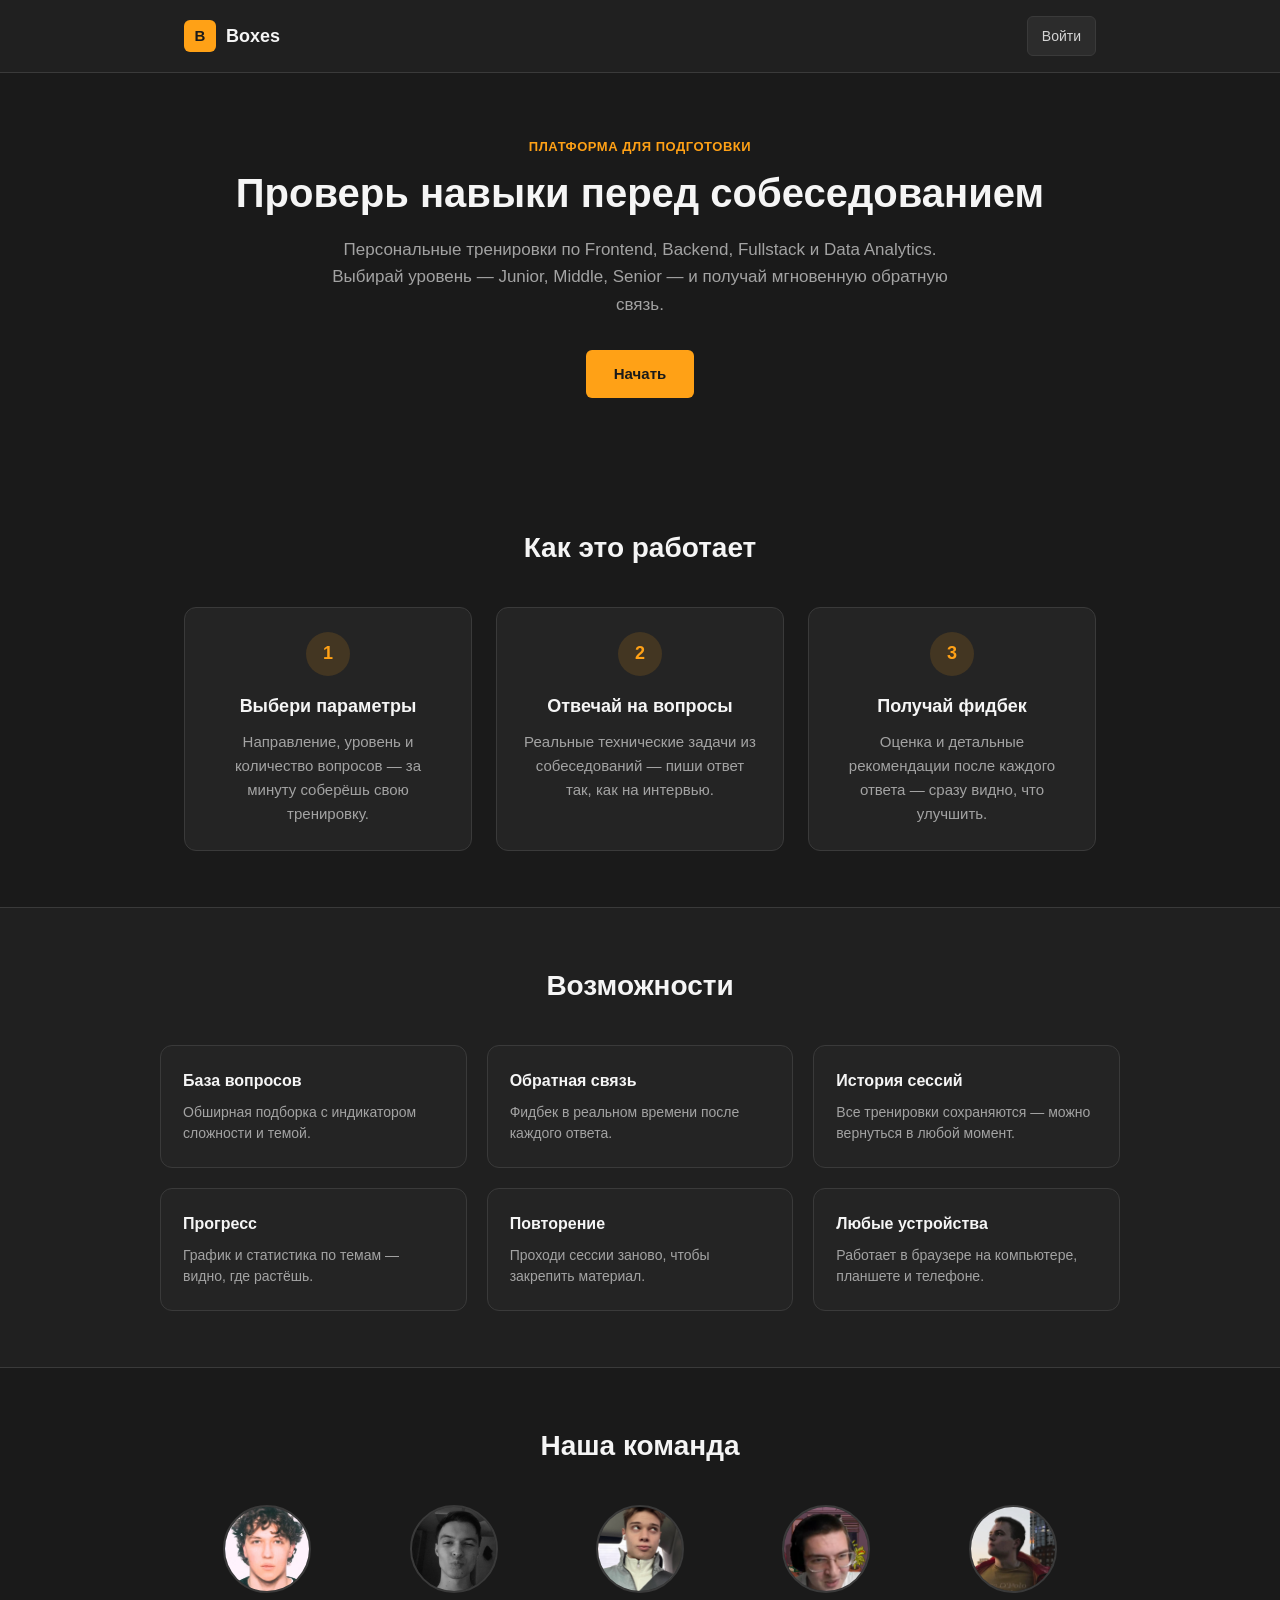
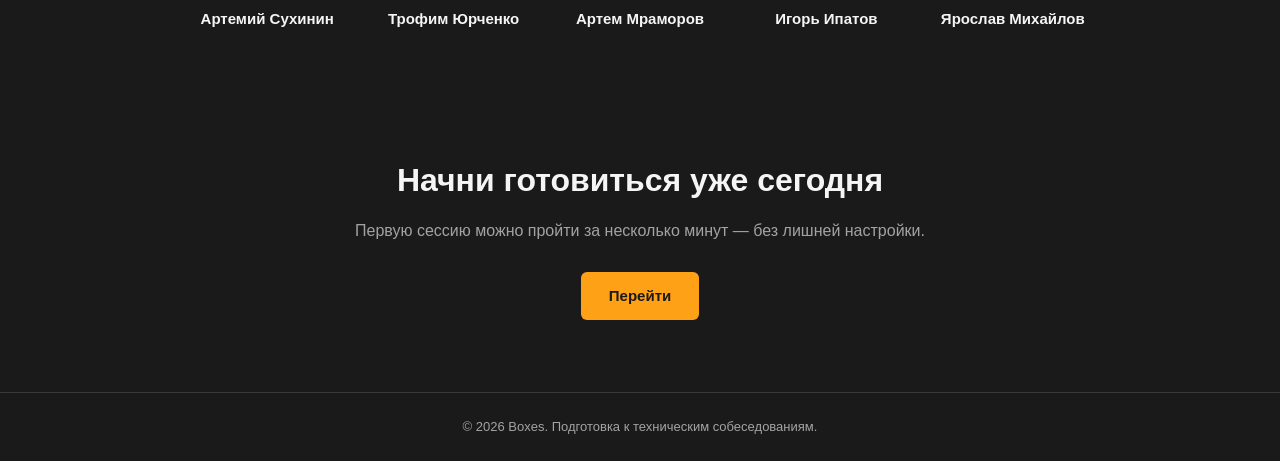
<file: index.html>
<!doctype html>
<html lang="ru">
  <head>
    <meta charset="UTF-8" />
    <meta name="viewport" content="width=device-width, initial-scale=1.0" />
    <title>Boxes — подготовка к техническим собеседованиям</title>
    <link rel="stylesheet" href="index.css" />
  </head>
  <body>
    <header class="header">
      <div class="header__inner">
        <a class="logo" href="Landing.html">
          <span class="logo__mark">B</span>
          <span class="logo__name">Boxes</span>
        </a>
        <a class="header__link" href="main/MainPage.html">Войти</a>
      </div>
    </header>

    <main>
      <section class="hero">
        <p class="hero__label">Платформа для подготовки</p>
        <h1 class="hero__title">Проверь навыки перед собеседованием</h1>
        <p class="hero__text">
          Персональные тренировки по Frontend, Backend, Fullstack и Data
          Analytics. Выбирай уровень — Junior, Middle, Senior — и получай
          мгновенную обратную связь.
        </p>
        <a class="btn btn--primary" href="main/MainPage.html">Начать</a>
      </section>

      <section class="section">
        <h2 class="section__title">Как это работает</h2>
        <div class="steps">
          <article class="step">
            <div class="step__icon" aria-hidden="true">1</div>
            <h3 class="step__heading">Выбери параметры</h3>
            <p class="step__text">
              Направление, уровень и количество вопросов — за минуту соберёшь
              свою тренировку.
            </p>
          </article>

          <article class="step">
            <div class="step__icon" aria-hidden="true">2</div>
            <h3 class="step__heading">Отвечай на вопросы</h3>
            <p class="step__text">
              Реальные технические задачи из собеседований — пиши ответ так, как
              на интервью.
            </p>
          </article>

          <article class="step">
            <div class="step__icon" aria-hidden="true">3</div>
            <h3 class="step__heading">Получай фидбек</h3>
            <p class="step__text">
              Оценка и детальные рекомендации после каждого ответа — сразу
              видно, что улучшить.
            </p>
          </article>
        </div>
      </section>

      <section class="section section--dark">
        <h2 class="section__title">Возможности</h2>
        <div class="features">
          <article class="feature">
            <h3 class="feature__heading">База вопросов</h3>
            <p class="feature__text">
              Обширная подборка с индикатором сложности и темой.
            </p>
          </article>

          <article class="feature">
            <h3 class="feature__heading">Обратная связь</h3>
            <p class="feature__text">
              Фидбек в реальном времени после каждого ответа.
            </p>
          </article>

          <article class="feature">
            <h3 class="feature__heading">История сессий</h3>
            <p class="feature__text">
              Все тренировки сохраняются — можно вернуться в любой момент.
            </p>
          </article>

          <article class="feature">
            <h3 class="feature__heading">Прогресс</h3>
            <p class="feature__text">
              График и статистика по темам — видно, где растёшь.
            </p>
          </article>

          <article class="feature">
            <h3 class="feature__heading">Повторение</h3>
            <p class="feature__text">
              Проходи сессии заново, чтобы закрепить материал.
            </p>
          </article>

          <article class="feature">
            <h3 class="feature__heading">Любые устройства</h3>
            <p class="feature__text">
              Работает в браузере на компьютере, планшете и телефоне.
            </p>
          </article>
        </div>
      </section>

      <section class="section">
        <h2 class="section__title">Наша команда</h2>
        <div class="team">
          <article class="member">
            <div class="member__photo">
              <img src="images/suh.png" alt="Артемий Сухинин" />
            </div>
            <h3 class="member__name">Артемий Сухинин</h3>
          </article>

          <article class="member">
            <div class="member__photo">
              <img src="images/me2.jpg" alt="Трофим Юрченко" />
            </div>
            <h3 class="member__name">Трофим Юрченко</h3>
          </article>

          <article class="member">
            <div class="member__photo">
              <img src="images/am.png" alt="Артем Мраморов" />
            </div>
            <h3 class="member__name">Артем Мраморов</h3>
          </article>

          <article class="member">
            <div class="member__photo">
              <img src="images/ii.png" alt="Игорь Ипатов" />
            </div>
            <h3 class="member__name">Игорь Ипатов</h3>
          </article>

          <article class="member">
            <div class="member__photo">
              <img src="images/yar.png" alt="Ярослав Михайлов" />
            </div>
            <h3 class="member__name">Ярослав Михайлов</h3>
          </article>
        </div>
      </section>

      <section class="cta">
        <h2 class="cta__title">Начни готовиться уже сегодня</h2>
        <p class="cta__text">
          Первую сессию можно пройти за несколько минут — без лишней настройки.
        </p>
        <a class="btn btn--primary" href="main/MainPage.html">Перейти</a>
      </section>
    </main>

    <footer class="footer">
      <p class="footer__text">
        © 2026 Boxes. Подготовка к техническим собеседованиям.
      </p>
    </footer>

    <script src="script.js" defer></script>
  </body>
</html>
</file>
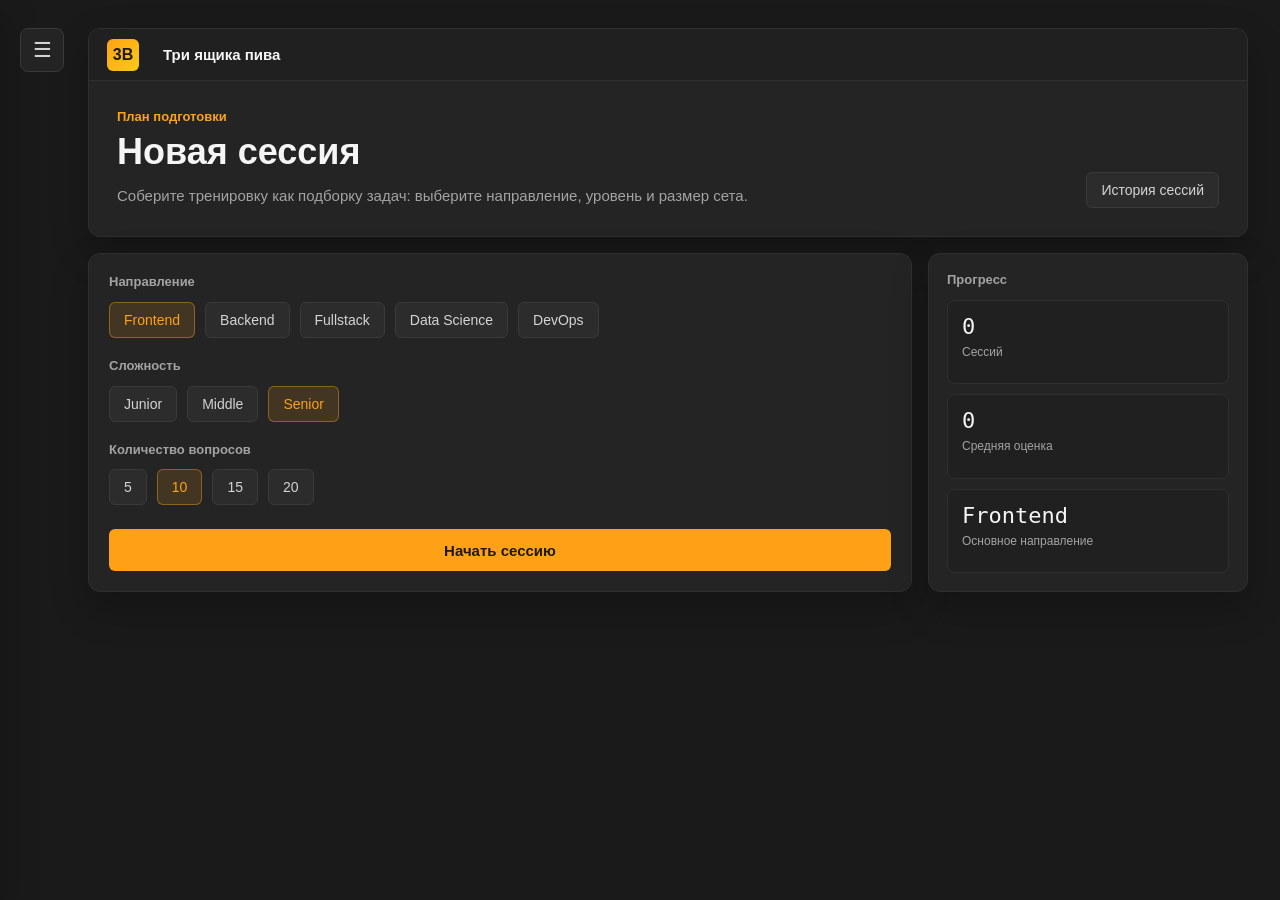
<file: main/MainPage.html>
<!DOCTYPE html>
<html lang="ru">
<head>
    <meta charset="UTF-8">
    <meta name="viewport" content="width=device-width, initial-scale=1.0">
    <title>Новая сессия</title>
    <link rel="stylesheet" href="styles.css">
</head>
<body>
<button class="menu-toggle" id="menuToggle" type="button" aria-label="Открыть меню">☰</button>

<nav class="menu" id="sideMenu" aria-label="Основная навигация">
    <ul>
        <li class="menu-item active" data-href="MainPage.html">На главную</li>
        <li class="menu-item" data-href="../sessions/Sessions.html">Сессии</li>
    </ul>
</nav>

<div class="menu-overlay" id="menuOverlay"></div>

<main class="page">
    <section class="session-card" aria-labelledby="session-title">
        <header class="workspace-header">
            <div class="workspace-nav" aria-label="Панель проекта">
                <span class="brand-mark">3B</span>
                <span class="workspace-name">Три ящика пива</span>
            </div>
            <div class="workspace-title">
                <div>
                    <p class="session-card__eyebrow">План подготовки</p>
                    <h1 id="session-title">Новая сессия</h1>
                    <p class="session-card__lead">Соберите тренировку как подборку задач: выберите направление, уровень и размер сета.</p>
                </div>
                <a class="history-link" href="../sessions/Sessions.html">История сессий</a>
            </div>
        </header>

        <div class="workspace-grid">
            <section class="panel">
                <form id="session-form" action="/create-session" method="POST">
                    <h2>Направление</h2>
                    <div class="div-group">
                        <label class="dir-option">
                            <input type="radio" name="direction" value="frontend" checked>
                            <span>Frontend</span>
                        </label>
                        <label class="dir-option">
                            <input type="radio" name="direction" value="backend">
                            <span>Backend</span>
                        </label>
                        <label class="dir-option">
                            <input type="radio" name="direction" value="fullstack">
                            <span>Fullstack</span>
                        </label>
                        <label class="dir-option">
                            <input type="radio" name="direction" value="data-science">
                            <span>Data Science</span>
                        </label>
                        <label class="dir-option">
                            <input type="radio" name="direction" value="devops">
                            <span>DevOps</span>
                        </label>
                    </div>

                    <h2>Сложность</h2>
                    <div class="level-group">
                        <label class="level-option">
                            <input type="radio" name="level" value="junior">
                            <span class="difficulty-easy">Junior</span>
                        </label>
                        <label class="level-option">
                            <input type="radio" name="level" value="middle">
                            <span class="difficulty-medium">Middle</span>
                        </label>
                        <label class="level-option">
                            <input type="radio" name="level" value="senior" checked>
                            <span class="difficulty-hard">Senior</span>
                        </label>
                    </div>

                    <h2>Количество вопросов</h2>
                    <div class="count-group">
                        <label class="count-option">
                            <input type="radio" name="count" value="5">
                            <span>5</span>
                        </label>
                        <label class="count-option">
                            <input type="radio" name="count" value="10" checked>
                            <span>10</span>
                        </label>
                        <label class="count-option">
                            <input type="radio" name="count" value="15">
                            <span>15</span>
                        </label>
                        <label class="count-option">
                            <input type="radio" name="count" value="20">
                            <span>20</span>
                        </label>
                    </div>

                    <button type="submit" class="primary-btn">Начать сессию</button>
                </form>
            </section>

            <aside class="progress-panel" aria-label="Статистика подготовки">
                <h2>Прогресс</h2>
                <section class="statistic">
                    <div class="stat-card session-count-stat">
                        <p class="num">20</p>
                        <p class="str">Сессий</p>
                    </div>
                    <div class="stat-card session-assessment-stat">
                        <p class="num">7.8</p>
                        <p class="str">Средняя оценка</p>
                    </div>
                    <div class="stat-card frequent-stat">
                        <p class="num">Frontend</p>
                        <p class="str">Основное направление</p>
                    </div>
                </section>
            </aside>
        </div>
    </section>
</main>
<script src="../shared/storage.js"></script>
<script src="session-start.js"></script>
</body>
</html>
</file>
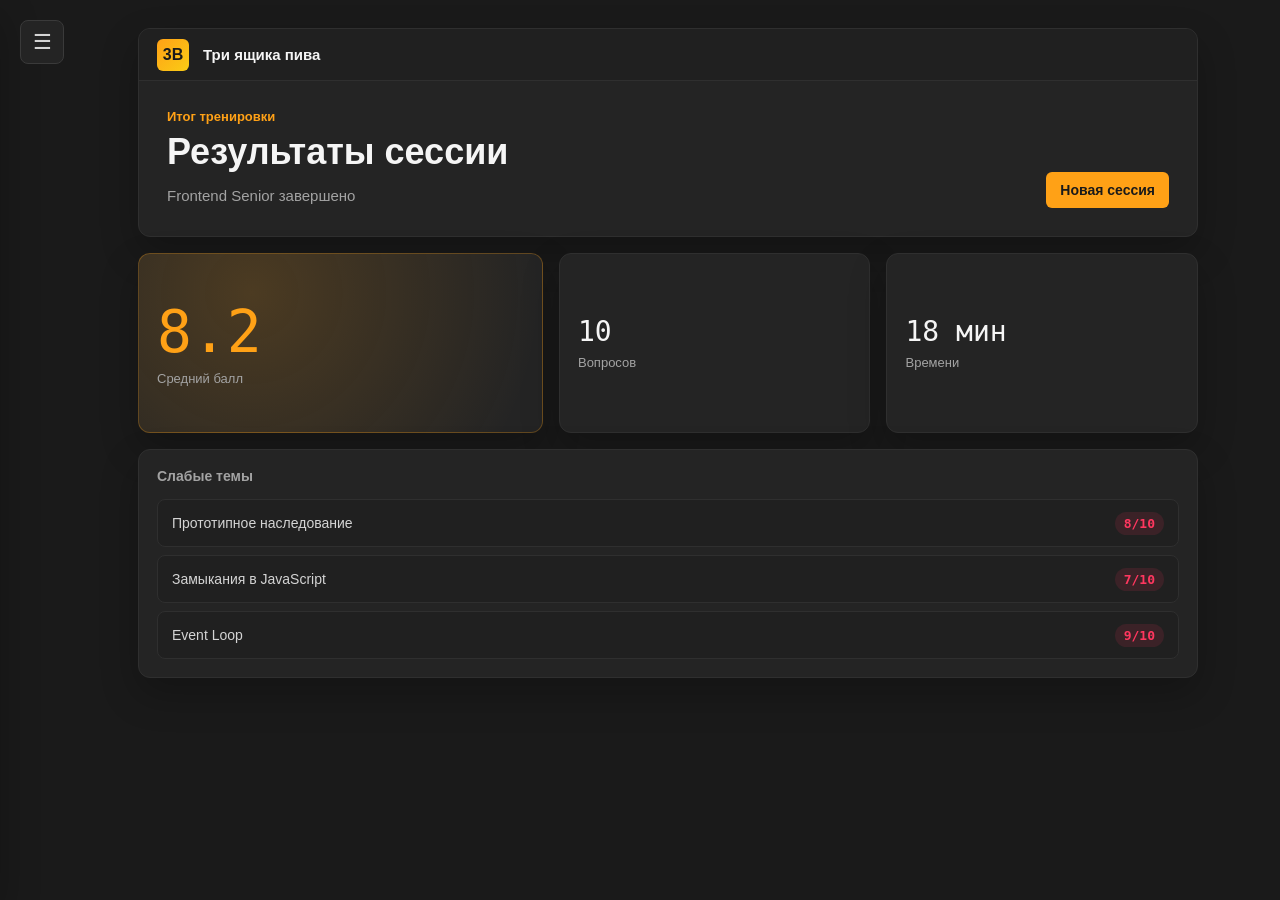
<file: result/ResultPage.html>
<!DOCTYPE html>
<html lang="ru">
<head>
    <meta charset="UTF-8">
    <meta name="viewport" content="width=device-width, initial-scale=1.0">
    <title>Результаты сессии</title>
    <link rel="stylesheet" href="ResultPage.css">
</head>
<body>
<main>
    <button class="menu-toggle" id="menuToggle" type="button" aria-label="Открыть меню">☰</button>

    <nav class="menu" id="sideMenu" aria-label="Основная навигация">
        <ul>
            <li class="menu-item" data-href="../main/MainPage.html">На главную</li>
            <li class="menu-item" data-href="../sessions/Sessions.html">Сессии</li>
        </ul>
    </nav>

    <div class="result-panel">
        <header class="result-header">
            <div class="result-nav">
                <span class="brand-mark">3B</span>
                <span class="workspace-name">Три ящика пива</span>
            </div>
            <div class="result-title-row">
                <div>
                    <p class="result-eyebrow">Итог тренировки</p>
                    <h1>Результаты сессии</h1>
                    <p class="feedback-header">Frontend Senior завершено</p>
                </div>
                <a class="new-session-link" href="../main/MainPage.html">Новая сессия</a>
            </div>
        </header>

        <div class="stat-panel">
            <div class="stat">
                <p class="num">8.2</p>
                <p class="str">Средний балл</p>
            </div>
            <div class="stat">
                <p class="num">10</p>
                <p class="str">Вопросов</p>
            </div>
            <div class="stat">
                <p class="num">18 мин</p>
                <p class="str">Времени</p>
            </div>
        </div>

        <div class="wrang-panel">
            <h3>Слабые темы</h3>
            <div class="wrang">
                <p class="topek">Прототипное наследование</p>
                <p class="points">8/10</p>
            </div>

            <div class="wrang">
                <p class="topek">Замыкания в JavaScript</p>
                <p class="points">7/10</p>
            </div>

            <div class="wrang">
                <p class="topek">Event Loop</p>
                <p class="points">9/10</p>
            </div>
        </div>
    </div>

    <div class="menu-overlay" id="menuOverlay"></div>
</main>

<script src="../shared/storage.js"></script>
<script src="ResultPage.js"></script>
</body>
</html>
</file>
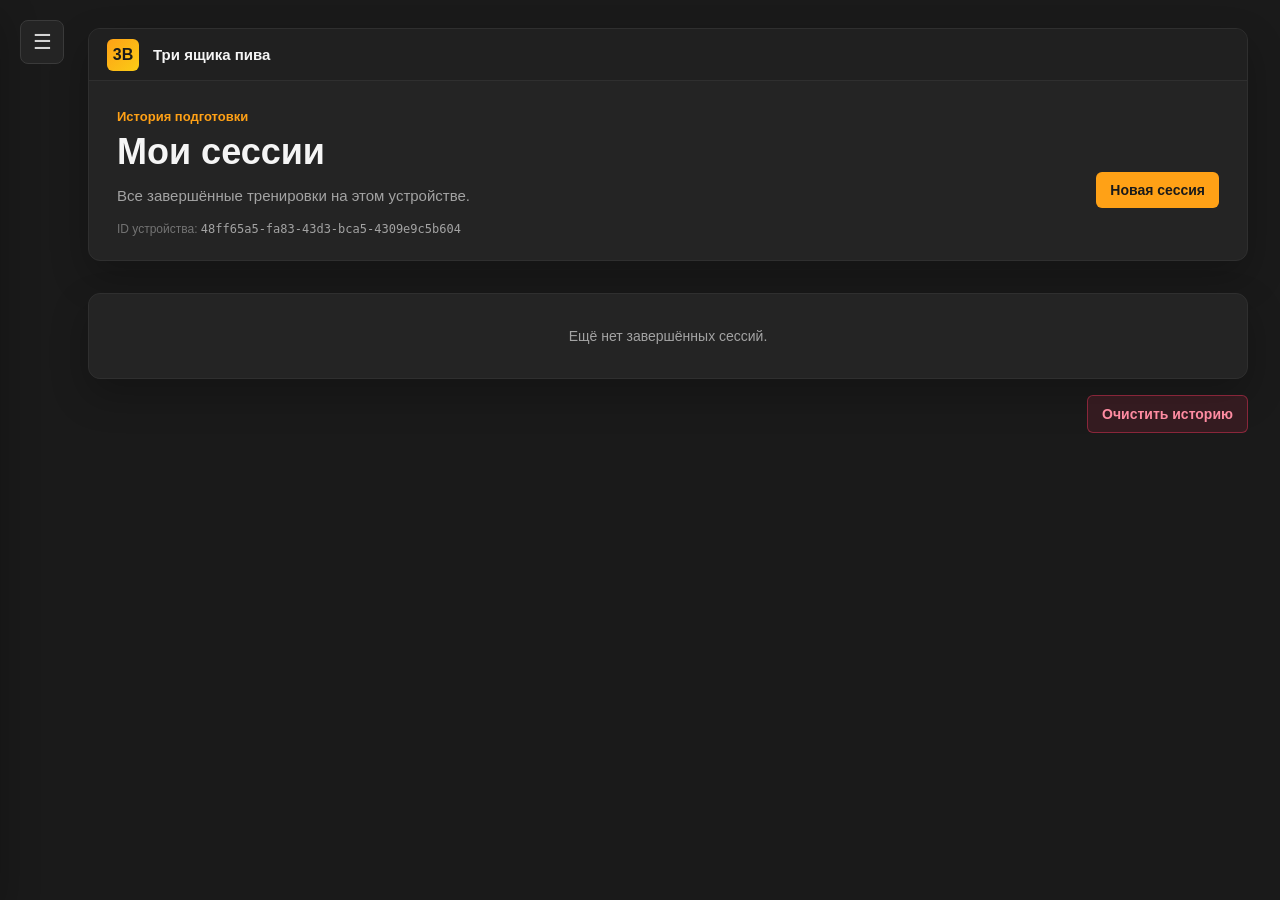
<file: sessions/Sessions.html>
<!DOCTYPE html>
<html lang="ru">
<head>
    <meta charset="UTF-8">
    <meta name="viewport" content="width=device-width, initial-scale=1.0">
    <title>Мои сессии</title>
    <link rel="stylesheet" href="Sessions.css">
</head>
<body>
<button class="menu-toggle" id="menuToggle" type="button" aria-label="Открыть меню">☰</button>

<nav class="menu" id="sideMenu" aria-label="Основная навигация">
    <ul>
        <li class="menu-item" data-href="../main/MainPage.html">На главную</li>
        <li class="menu-item active" data-href="Sessions.html">Сессии</li>
    </ul>
</nav>

<div class="menu-overlay" id="menuOverlay"></div>

<main class="sessions-page">
    <section class="sessions-shell" aria-labelledby="sessions-title">
        <header class="sessions-header">
            <div class="sessions-nav">
                <span class="brand-mark">3B</span>
                <span class="workspace-name">Три ящика пива</span>
            </div>
            <div class="sessions-title-row">
                <div>
                    <p class="sessions-eyebrow">История подготовки</p>
                    <h1 id="sessions-title">Мои сессии</h1>
                    <p class="sessions-sub">Все завершённые тренировки на этом устройстве.</p>
                </div>
                <a class="new-session-link" href="../main/MainPage.html">Новая сессия</a>
            </div>
            <p class="sessions-device">ID устройства: <span id="device-id">—</span></p>
        </header>

        <section class="sessions-summary" id="sessions-summary"></section>

        <section class="sessions-list" id="sessions-list">
            <p class="sessions-empty">Ещё нет завершённых сессий.</p>
        </section>

        <section class="sessions-actions">
            <button id="clear-history" class="danger-btn">Очистить историю</button>
        </section>
    </section>
</main>

<script src="../shared/storage.js"></script>
<script src="Sessions.js"></script>
</body>
</html>
</file>
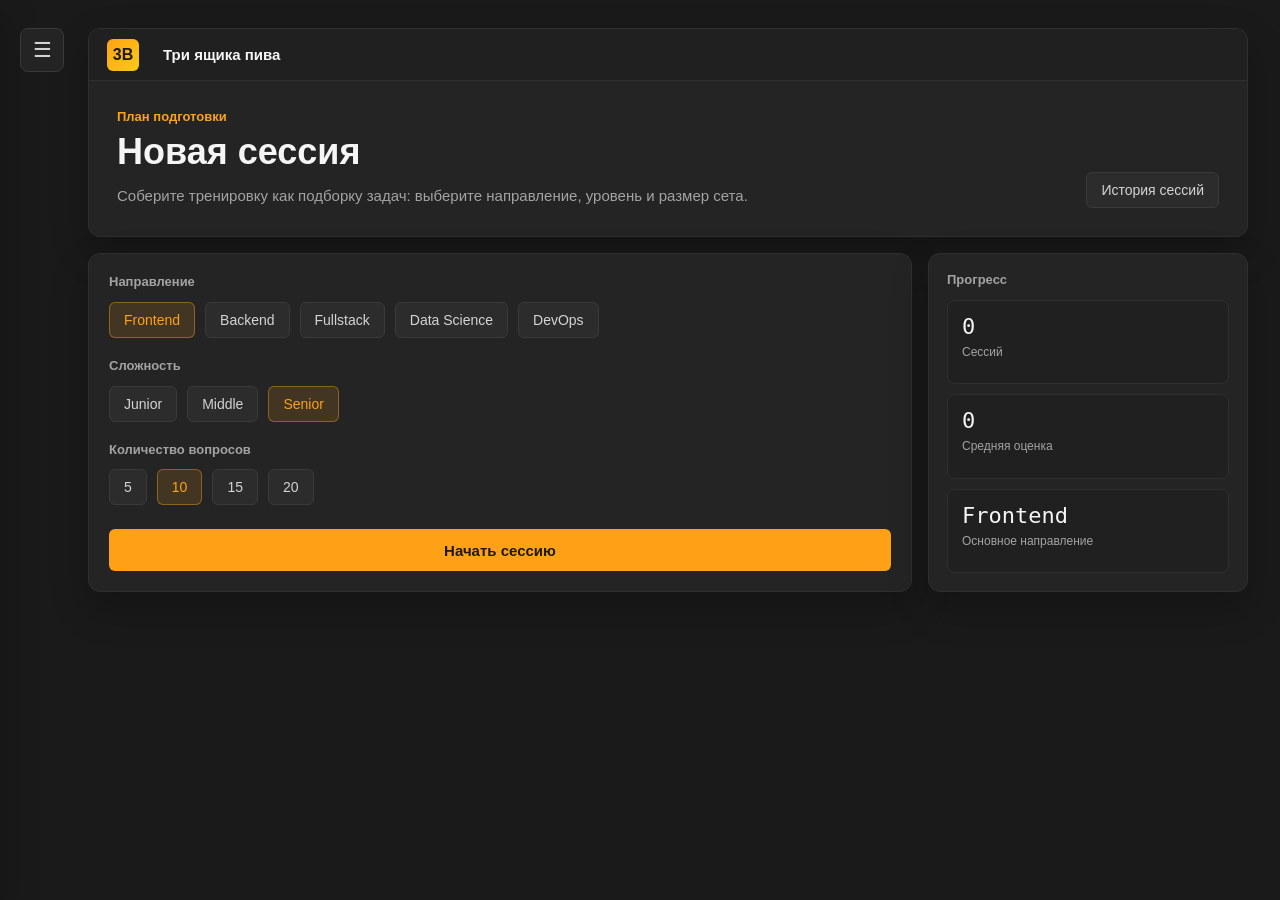
<file: task/Task.html>
<!DOCTYPE html>
<html lang="ru">
<head>
    <meta charset="UTF-8">
    <meta name="viewport" content="width=device-width, initial-scale=1.0">
    <title>Задание — Вопрос 3 из 10</title>
    <link rel="stylesheet" href="Task.css">
</head>
<body>
<button class="menu-toggle" id="menuToggle" type="button" aria-label="Открыть меню">☰</button>

<nav class="menu" id="sideMenu" aria-label="Основная навигация">
    <ul>
        <li class="menu-item" data-href="../main/MainPage.html">На главную</li>
        <li class="menu-item" data-href="../sessions/Sessions.html">Сессии</li>
    </ul>
</nav>

<div class="menu-overlay" id="menuOverlay"></div>

<header class="task-header">
    <div class="task-shell-nav">
        <span class="brand-mark">3B</span>
        <span class="workspace-name">Три ящика пива</span>
    </div>
    <div class="task-header__meta">
        <span id="session-track" class="task-header__track">Frontend · Senior · 10 вопросов</span>
    </div>
    <h1 id="session-progress-title" class="task-header__title">Вопрос 1 из 10</h1>
</header>

<main class="task-page">
    <article class="task-block">
        <p class="task-inf">
            <span class="task-type">JavaScript</span>
            <span id="task-number" class="task-number">Вопрос 1 из 10</span>
        </p>
        <p class="task-text">
            Объясните разницу между Event Loop, Call Stack и Callback Queue в JavaScript. Как они взаимодействуют при обработке асинхронного кода?
        </p>
    </article>

    <article class="answer-block">
        <form action="#" method="post" class="answer-form" id="answer-form">
            <label for="answer" class="answer-label">Ваш ответ</label>

            <div class="editor-toolbar" id="editor-toolbar">
                <label class="tb-field">
                    <span>Шрифт</span>
                    <select id="font-select">
                        <option value="jetbrains">JetBrains Mono</option>
                        <option value="fira">Fira Code</option>
                        <option value="consolas">Consolas</option>
                        <option value="system">Системный Mono</option>
                    </select>
                </label>
                <label class="tb-field">
                    <span>Фон</span>
                    <select id="bg-select">
                        <option value="midnight">Тёмный</option>
                        <option value="slate">Серый</option>
                        <option value="solar">Тёплый</option>
                        <option value="light">Светлый</option>
                    </select>
                </label>
                <label class="tb-toggle">
                    <input type="checkbox" id="highlight-toggle" checked>
                    <span>Подсветка кода</span>
                </label>
            </div>

            <div class="answer-editor" id="answer-editor" data-font="jetbrains" data-bg="midnight">
                <pre class="answer-overlay" id="answer-overlay" aria-hidden="true"><code></code></pre>
                <textarea id="answer" name="answer" placeholder="Введите код или текст..." spellcheck="false"></textarea>
            </div>

            <div class="answer-actions">
                <button type="submit" class="answer-submit" id="answer-submit">Отправить ответ</button>
                <button type="button" class="next-task-btn is-hidden" id="next-task-btn" hidden>Следующее задание</button>
            </div>
        </form>
    </article>

    <article class="feedback-block is-hidden" id="feedback-block" hidden>
        <header class="feedback-header">
            <p class="feedback-title">Обратная связь</p>
            <p class="feedback-score">8 / 10</p>
        </header>

        <p class="feedback-text">
            Хороший ответ! Вы правильно описали основные концепции. Event Loop действительно является ключевым механизмом асинхронности. Стоит добавить: микротаски (Promise callbacks) обрабатываются перед макротасками (setTimeout), что важно для понимания порядка выполнения.
        </p>
    </article>
</main>
<script src="../shared/storage.js"></script>
<script src="../shared/question-loader.js"></script>
<script src="../shared/evaluator.js"></script>
<script src="answer-editor.js"></script>
<script src="task-session.js"></script>
</body>
</html>
</file>
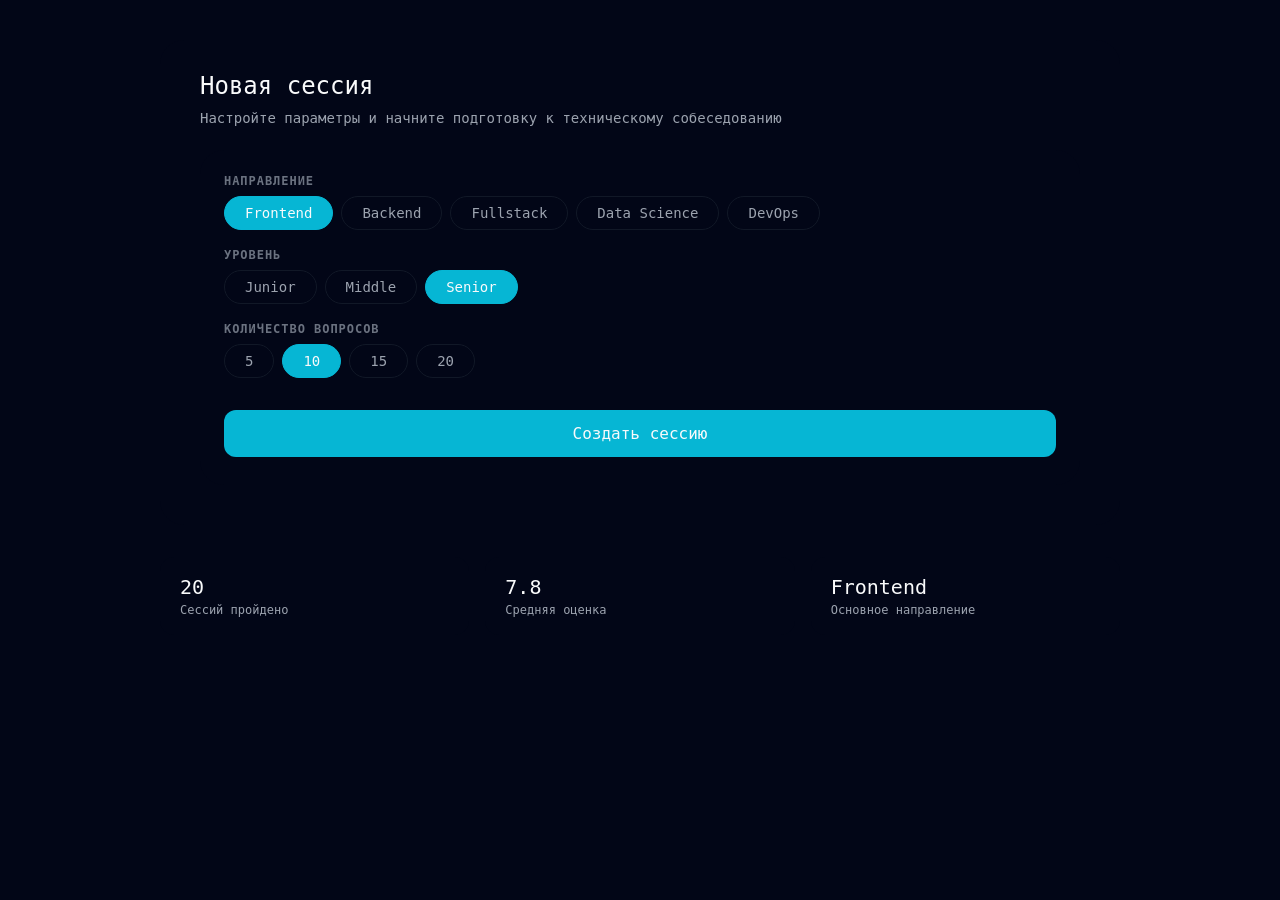
<file: Website layout/MainPage.html>
<!DOCTYPE html>
<html lang="en">
<head>
    <meta charset="UTF-8">
    <meta name="viewport" content="width=device-width, initial-scale=1.0">
    <title>Новая сессия</title>
    <link rel="stylesheet" href="styles.css">
</head>
<body>
<main class="page">
    <section class="session-card">
        <h1>Новая сессия</h1>
        <p>Настройте параметры и начните подготовку к техническому собеседованию</p>
        <section class="panel">
            <form action="/create-session" method="POST">
                <h2>Направление</h2>
                <div class="div-group">
                    <label class="dir-option">
                        <input type="radio" name="direction" value="frontend" checked>
                        <span>Frontend</span>
                    </label>
                    <label class="dir-option">
                        <input type="radio" name="direction" value="backend">
                        <span>Backend</span>
                    </label>
                    <label class="dir-option">
                        <input type="radio" name="direction" value="fullstack">
                        <span>Fullstack</span>
                    </label>
                    <label class="dir-option">
                        <input type="radio" name="direction" value="data-science">
                        <span>Data Science</span>
                    </label>
                    <label class="dir-option">
                        <input type="radio" name="direction" value="devops">
                        <span>DevOps</span>
                    </label>
                </div>

                <h2>Уровень</h2>
                <div class="level-group">
                    <label class="level-option">
                        <input type="radio" name="level" value="junior">
                        <span>Junior</span>
                    </label>
                    <label class="level-option">
                        <input type="radio" name="level" value="middle">
                        <span>Middle</span>
                    </label>
                    <label class="level-option">
                        <input type="radio" name="level" value="senior" checked>
                        <span>Senior</span>
                    </label>
                </div>

                <h2>Количество вопросов</h2>
                <div class="count-group">
                    <label class="count-option">
                        <input type="radio" name="count" value="5">
                        <span>5</span>
                    </label>
                    <label class="count-option">
                        <input type="radio" name="count" value="10" checked>
                        <span>10</span>
                    </label>
                    <label class="count-option">
                        <input type="radio" name="count" value="15">
                        <span>15</span>
                    </label>
                    <label class="count-option">
                        <input type="radio" name="count" value="20">
                        <span>20</span>
                    </label>
                </div>

                <button type="submit" class="primary-btn">Создать сессию</button>
            </form>
        </section>
    </section>

    <section class="statistic">
        <div class="session-count-stat">
            <p class="num">20</p>
            <p class="str">Сессий пройдено</p>
        </div>
        <div class="session-assessment-stat">
            <p class="num">7.8</p>
            <p class="str">Средняя оценка</p>
        </div>
        <div class="frequent-stat">
            <p class="num">Frontend</p>
            <p class="str">Основное направление</p>
        </div>
    </section>
</main>
</body>
</html>
</file>
<file: index.css>
:root {
  --bg: #1a1a1a;
  --surface: #242424;
  --surface-soft: #2c2c2c;
  --border: #3a3a3a;
  --text: #f5f5f5;
  --text-soft: #d4d4d4;
  --muted: #a3a3a3;
  --primary: #ffa116;
  --primary-dark: #db8500;
  --font:
    Inter, -apple-system, BlinkMacSystemFont, "Segoe UI", Arial, sans-serif;
}

* {
  box-sizing: border-box;
}

body {
  margin: 0;
  background: var(--bg);
  color: var(--text-soft);
  font-family: var(--font);
  font-size: 16px;
  line-height: 1.6;
}

a {
  color: inherit;
}

.header {
  border-bottom: 1px solid var(--border);
  background: #202020;
}

.header__inner {
  max-width: 960px;
  margin: 0 auto;
  padding: 16px 24px;
  display: flex;
  align-items: center;
  justify-content: space-between;
}

.logo {
  display: flex;
  align-items: center;
  gap: 10px;
  text-decoration: none;
}

.logo__mark {
  width: 32px;
  height: 32px;
  display: flex;
  align-items: center;
  justify-content: center;
  border-radius: 6px;
  background: var(--primary);
  color: #1a1a1a;
  font-weight: 800;
  font-size: 15px;
}

.logo__name {
  color: var(--text);
  font-size: 18px;
  font-weight: 700;
}

.header__link {
  padding: 8px 14px;
  border: 1px solid var(--border);
  border-radius: 6px;
  background: var(--surface-soft);
  color: var(--text-soft);
  font-size: 14px;
  text-decoration: none;
}

.btn {
  display: inline-block;
  padding: 12px 28px;
  border-radius: 6px;
  font-size: 15px;
  font-weight: 700;
  text-decoration: none;
  text-align: center;
}

.btn--primary {
  background: var(--primary);
  color: #1a1a1a;
}

.hero {
  max-width: 960px;
  margin: 0 auto;
  padding: 64px 24px 72px;
  text-align: center;
}

.hero__label {
  margin: 0 0 12px;
  color: var(--primary);
  font-size: 13px;
  font-weight: 700;
  letter-spacing: 0.04em;
  text-transform: uppercase;
}

.hero__title {
  margin: 0 0 20px;
  color: var(--text);
  font-size: 40px;
  line-height: 1.15;
  font-weight: 750;
}

.hero__text {
  max-width: 620px;
  margin: 0 auto 32px;
  color: var(--muted);
  font-size: 17px;
}

.section {
  max-width: 960px;
  margin: 0 auto;
  padding: 56px 24px;
}

.section--dark {
  max-width: none;
  padding-left: 24px;
  padding-right: 24px;
  background: #202020;
  border-top: 1px solid var(--border);
  border-bottom: 1px solid var(--border);
}

.section--dark .section__title,
.section--dark .features {
  max-width: 960px;
  margin-left: auto;
  margin-right: auto;
}

.section__title {
  margin: 0 0 36px;
  color: var(--text);
  font-size: 28px;
  font-weight: 700;
  text-align: center;
}

.steps {
  display: grid;
  grid-template-columns: repeat(3, 1fr);
  gap: 24px;
}

.step {
  padding: 24px;
  border: 1px solid var(--border);
  border-radius: 12px;
  background: var(--surface);
  text-align: center;
}

.step__icon {
  width: 44px;
  height: 44px;
  margin: 0 auto 16px;
  display: flex;
  align-items: center;
  justify-content: center;
  border-radius: 50%;
  background: rgba(255, 161, 22, 0.14);
  color: var(--primary);
  font-size: 18px;
  font-weight: 800;
}

.step__heading {
  margin: 0 0 10px;
  color: var(--text);
  font-size: 18px;
  font-weight: 650;
}

.step__text {
  margin: 0;
  color: var(--muted);
  font-size: 15px;
}

.features {
  display: grid;
  grid-template-columns: repeat(3, 1fr);
  gap: 20px;
}

.feature {
  padding: 22px;
  border: 1px solid var(--border);
  border-radius: 12px;
  background: var(--surface);
}

.feature__heading {
  margin: 0 0 8px;
  color: var(--text);
  font-size: 16px;
  font-weight: 650;
}

.feature__text {
  margin: 0;
  color: var(--muted);
  font-size: 14px;
  line-height: 1.55;
}

.team {
  display: grid;
  grid-template-columns: repeat(5, 1fr);
  gap: 20px;
}

.member {
  text-align: center;
}

.member__photo {
  width: 88px;
  height: 88px;
  margin: 0 auto 14px;
  display: flex;
  align-items: center;
  justify-content: center;
  border-radius: 50%;
  border: 2px solid var(--border);
  background: var(--surface-soft);
  color: var(--primary);
  font-size: 22px;
  font-weight: 700;
}

.member__photo img {
  width: 100%;
  height: 100%;
  border-radius: 50%;
  object-fit: cover;
}

.member__name {
  margin: 0 0 4px;
  color: var(--text);
  font-size: 15px;
  font-weight: 650;
}

.member__role {
  margin: 0;
  color: var(--muted);
  font-size: 13px;
}

.cta {
  max-width: 960px;
  margin: 0 auto;
  padding: 64px 24px 72px;
  text-align: center;
}

.cta__title {
  margin: 0 0 12px;
  color: var(--text);
  font-size: 32px;
  font-weight: 750;
}

.cta__text {
  margin: 0 0 28px;
  color: var(--muted);
  font-size: 16px;
}

.footer {
  border-top: 1px solid var(--border);
  padding: 24px;
  text-align: center;
}

.footer__text {
  margin: 0;
  color: var(--muted);
  font-size: 13px;
}

.reveal {
    opacity: 0;
    transform: translateY(30px);
    transition: opacity 0.6s ease-out, transform 0.6s ease-out;
}

.reveal.active {
    opacity: 1;
    transform: translateY(0);
}

.to-top-btn {
    position: fixed;
    bottom: 30px;
    right: 30px;
    width: 48px;
    height: 48px;
    border-radius: 50%;
    background: var(--primary);
    color: #1a1a1a;
    border: none;
    cursor: pointer;
    font-size: 20px;
    font-weight: 800;
    display: flex;
    align-items: center;
    justify-content: center;
    opacity: 0;
    visibility: hidden;
    transform: translateY(20px);
    transition: all 0.3s ease;
    box-shadow: 0 4px 12px rgba(255, 161, 22, 0.3);
    z-index: 100;
}

.to-top-btn.show {
    opacity: 1;
    visibility: visible;
    transform: translateY(0);
}

.to-top-btn:hover {
    background: var(--primary-dark);
    transform: translateY(-3px);
}

@media (max-width: 800px) {
  .steps {
    grid-template-columns: 1fr;
  }

  .features {
    grid-template-columns: repeat(2, 1fr);
  }

  .team {
    grid-template-columns: repeat(3, 1fr);
  }
}

@media (max-width: 540px) {
  .hero__title {
    font-size: 30px;
  }

  .features {
    grid-template-columns: 1fr;
  }

  .team {
    grid-template-columns: repeat(2, 1fr);
  }
}
</file>
<file: main/styles.css>
:root {
    --color-bg: #1a1a1a;
    --color-bg-deep: #111111;
    --color-surface: #242424;
    --color-surface-soft: #2c2c2c;
    --color-surface-raised: #333333;
    --color-border: #3a3a3a;
    --color-border-soft: #2f2f2f;
    --color-text: #f5f5f5;
    --color-text-soft: #d4d4d4;
    --color-muted: #a3a3a3;
    --color-muted-strong: #737373;
    --color-primary: #ffa116;
    --color-primary-strong: #db8500;
    --color-primary-soft: rgba(255, 161, 22, 0.14);
    --color-easy: #00b8a3;
    --color-medium: #ffc01e;
    --color-hard: #ff375f;
    --font-main: Inter, -apple-system, BlinkMacSystemFont, "Segoe UI", Arial, sans-serif;
    --font-mono: ui-monospace, SFMono-Regular, Menlo, Monaco, Consolas, monospace;
    --space-xs: 6px;
    --space-sm: 10px;
    --space-md: 16px;
    --space-lg: 24px;
    --space-xl: 32px;
    --radius-sm: 6px;
    --radius-md: 8px;
    --radius-lg: 12px;
    --shadow-card: 0 16px 38px rgba(0, 0, 0, 0.24);
    --transition-fast: 0.16s ease;
    --transition-base: 0.24s ease;
}

*,
*::before,
*::after {
    box-sizing: border-box;
}

body {
    margin: 0;
    min-height: 100vh;
    overflow-x: hidden;
    background: var(--color-bg);
    color: var(--color-text-soft);
    font-family: var(--font-main);
}

button,
input,
select,
textarea {
    font: inherit;
}

button:focus-visible,
input:focus-visible,
select:focus-visible,
textarea:focus-visible,
a:focus-visible,
.menu-item:focus-visible,
[data-href]:focus-visible {
    outline: 2px solid rgba(255, 161, 22, 0.72);
    outline-offset: 3px;
}

.page {
    min-height: 100vh;
    display: flex;
    justify-content: center;
    padding: 28px 32px 40px 88px;
}

.session-card {
    width: 100%;
    max-width: 1180px;
    min-width: 0;
}

.workspace-header {
    border: 1px solid var(--color-border-soft);
    border-radius: var(--radius-lg);
    background: var(--color-surface);
    box-shadow: var(--shadow-card);
    overflow: hidden;
}

.workspace-nav {
    min-height: 52px;
    display: flex;
    align-items: center;
    gap: 14px;
    padding: 0 18px;
    border-bottom: 1px solid var(--color-border-soft);
    background: #202020;
}

.brand-mark {
    width: 32px;
    height: 32px;
    border-radius: var(--radius-sm);
    display: inline-flex;
    align-items: center;
    justify-content: center;
    margin-right: 10px;
    background: linear-gradient(135deg, var(--color-primary), #facc15);
    color: #1a1a1a;
    font-weight: 800;
    letter-spacing: 0;
}

.workspace-name {
    color: var(--color-text);
    font-size: 15px;
    font-weight: 700;
}

.workspace-title {
    display: flex;
    align-items: flex-end;
    justify-content: space-between;
    gap: var(--space-lg);
    padding: 28px;
}

.session-card__eyebrow {
    margin: 0 0 8px;
    color: var(--color-primary);
    font-size: 13px;
    font-weight: 700;
}

.session-card h1 {
    margin: 0;
    color: var(--color-text);
    font-size: 36px;
    line-height: 1.12;
    font-weight: 750;
}

.session-card__lead {
    max-width: 680px;
    margin: 12px 0 0;
    color: var(--color-muted);
    font-size: 15px;
    line-height: 1.6;
}

.history-link {
    flex: 0 0 auto;
    display: inline-flex;
    align-items: center;
    justify-content: center;
    min-height: 36px;
    padding: 0 14px;
    border-radius: var(--radius-sm);
    background: var(--color-surface-soft);
    border: 1px solid var(--color-border);
    color: var(--color-text-soft);
    font-size: 14px;
    text-decoration: none;
    transition: background-color var(--transition-fast), color var(--transition-fast), border-color var(--transition-fast), transform var(--transition-fast);
}

.history-link:hover {
    background: var(--color-surface-raised);
    color: var(--color-text);
    border-color: var(--color-muted-strong);
    transform: translateY(-1px);
}

.history-link:active {
    transform: translateY(1px) scale(0.99);
}

.workspace-grid {
    margin-top: var(--space-md);
    display: grid;
    grid-template-columns: minmax(0, 1fr) 320px;
    gap: var(--space-md);
    align-items: stretch;
}

.panel,
.progress-panel {
    border: 1px solid var(--color-border-soft);
    border-radius: var(--radius-lg);
    background: var(--color-surface);
    box-shadow: var(--shadow-card);
}

.panel {
    padding: 20px;
}

.panel form {
    min-height: 100%;
    display: flex;
    flex-direction: column;
}

.panel h2,
.progress-panel h2 {
    margin: 0 0 12px;
    color: var(--color-muted);
    font-size: 13px;
    line-height: 1.2;
    font-weight: 650;
}

.panel h2:not(:first-child) {
    margin-top: 20px;
}

.div-group,
.level-group,
.count-group {
    display: flex;
    flex-wrap: wrap;
    gap: 10px;
}

.count-group {
    margin-bottom: 24px;
}

.dir-option input,
.level-option input,
.count-option input {
    position: absolute;
    width: 1px;
    height: 1px;
    overflow: hidden;
    clip: rect(0 0 0 0);
    white-space: nowrap;
}

.dir-option span,
.level-option span,
.count-option span {
    min-height: 36px;
    display: inline-flex;
    align-items: center;
    justify-content: center;
    padding: 0 14px;
    border: 1px solid var(--color-border);
    border-radius: var(--radius-sm);
    background: var(--color-surface-soft);
    color: var(--color-text-soft);
    font-size: 14px;
    line-height: 1;
    cursor: pointer;
    transition: background-color var(--transition-fast), border-color var(--transition-fast), color var(--transition-fast), transform var(--transition-fast);
}

.dir-option span:hover,
.level-option span:hover,
.count-option span:hover {
    background: var(--color-surface-raised);
    border-color: var(--color-muted-strong);
    color: var(--color-text);
    transform: translateY(-1px);
}

.dir-option span:active,
.level-option span:active,
.count-option span:active {
    transform: translateY(1px) scale(0.98);
}

.dir-option input:focus-visible + span,
.level-option input:focus-visible + span,
.count-option input:focus-visible + span {
    outline: 2px solid rgba(255, 161, 22, 0.72);
    outline-offset: 3px;
}

.dir-option input:checked + span,
.level-option input:checked + span,
.count-option input:checked + span {
    background: var(--color-primary-soft);
    color: var(--color-primary);
    border-color: rgba(255, 161, 22, 0.42);
}

.difficulty-easy {
    color: var(--color-easy);
}

.difficulty-medium {
    color: var(--color-medium);
}

.difficulty-hard {
    color: var(--color-hard);
}

.panel button {
    width: 100%;
    min-height: 42px;
    margin-top: auto;
    padding: 0 16px;
    border: 0;
    border-radius: var(--radius-sm);
    background: var(--color-primary);
    color: #1a1a1a;
    font-size: 15px;
    font-weight: 750;
    cursor: pointer;
    transition: background-color var(--transition-fast), transform var(--transition-fast);
}

.panel button:hover {
    background: #ffb23f;
    transform: translateY(-1px);
}

.panel button:active {
    transform: translateY(1px) scale(0.99);
}

.progress-panel {
    padding: 18px;
    display: flex;
    flex-direction: column;
}

.statistic {
    flex: 1;
    display: grid;
    gap: 10px;
}

.stat-card {
    min-height: 0;
    padding: 14px;
    border: 1px solid var(--color-border-soft);
    border-radius: var(--radius-md);
    background: #202020;
    transition: background-color var(--transition-fast), border-color var(--transition-fast), transform var(--transition-fast);
}

.stat-card:hover {
    background: var(--color-surface-soft);
    border-color: var(--color-border);
    transform: translateY(-2px);
}

.stat-card .num {
    margin: 0;
    color: var(--color-text);
    font-family: var(--font-mono);
    font-size: 22px;
    line-height: 1.1;
    overflow-wrap: anywhere;
}

.stat-card .str {
    margin: 6px 0 0;
    color: var(--color-muted);
    font-size: 12px;
}

.menu-toggle {
    position: fixed;
    top: 28px;
    left: 20px;
    z-index: 1001;
    width: 44px;
    height: 44px;
    display: flex;
    align-items: center;
    justify-content: center;
    border: 1px solid var(--color-border);
    border-radius: var(--radius-md);
    background: var(--color-surface);
    color: var(--color-text-soft);
    font-size: 21px;
    cursor: pointer;
    transition: background-color var(--transition-fast), color var(--transition-fast), border-color var(--transition-fast), transform var(--transition-fast);
}

.menu-toggle:hover {
    background: var(--color-surface-raised);
    color: var(--color-text);
    border-color: var(--color-muted-strong);
    transform: translateY(-1px);
}

.menu-toggle:active {
    transform: translateY(1px) scale(0.96);
}

.menu {
    position: fixed;
    top: 0;
    left: -280px;
    width: 280px;
    height: 100%;
    padding: 80px 16px 20px;
    border-right: 1px solid var(--color-border-soft);
    background: #202020;
    box-shadow: var(--shadow-card);
    z-index: 1000;
    transition: left var(--transition-base);
}

.menu.open {
    left: 0;
}

.menu ul {
    margin: 0;
    padding: 0;
    list-style: none;
    display: grid;
    gap: 6px;
}

.menu-item {
    min-height: 40px;
    display: flex;
    align-items: center;
    gap: 10px;
    padding: 0 12px;
    border-radius: var(--radius-sm);
    color: var(--color-muted);
    cursor: pointer;
    transition: background-color var(--transition-fast), color var(--transition-fast), transform var(--transition-fast);
}

.menu-item:hover,
.menu-item.active {
    background: var(--color-surface-soft);
    color: var(--color-text);
}

.menu-item:hover {
    transform: translateX(2px);
}

.menu-item::before {
    content: "";
    width: 8px;
    height: 8px;
    border-radius: 999px;
    background: var(--color-border);
}

.menu-item.active::before {
    background: var(--color-primary);
}

.menu-overlay {
    position: fixed;
    inset: 0;
    z-index: 999;
    background: rgba(0, 0, 0, 0.54);
    opacity: 0;
    visibility: hidden;
    transition: opacity var(--transition-base), visibility var(--transition-base);
}

.menu-overlay.active {
    opacity: 1;
    visibility: visible;
}

@media (max-width: 980px) {
    .page {
        padding: 84px 18px 28px;
    }

    .workspace-grid {
        grid-template-columns: 1fr;
    }

}

@media (max-width: 620px) {
    .workspace-nav {
        overflow-x: auto;
        padding-right: 8px;
    }

    .workspace-title {
        flex-direction: column;
        align-items: stretch;
        padding: 22px 18px;
    }

    .session-card h1 {
        font-size: 30px;
    }

    .history-link {
        width: 100%;
    }

    .panel {
        padding: 16px;
    }

    .dir-option,
    .level-option,
    .count-option {
        flex: 1 1 100%;
    }

    .dir-option span,
    .level-option span,
    .count-option span {
        width: 100%;
    }
}

@media (prefers-reduced-motion: reduce) {
    *,
    *::before,
    *::after {
        scroll-behavior: auto;
        transition-duration: 0.01ms;
        animation-duration: 0.01ms;
        animation-iteration-count: 1;
    }
}
</file>
<file: result/ResultPage.css>
:root {
    --color-bg: #1a1a1a;
    --color-surface: #242424;
    --color-surface-soft: #2c2c2c;
    --color-surface-raised: #333333;
    --color-border: #3a3a3a;
    --color-border-soft: #2f2f2f;
    --color-text: #f5f5f5;
    --color-text-soft: #d4d4d4;
    --color-muted: #a3a3a3;
    --color-muted-strong: #737373;
    --color-primary: #ffa116;
    --color-primary-soft: rgba(255, 161, 22, 0.14);
    --color-hard: #ff375f;
    --font-main: Inter, -apple-system, BlinkMacSystemFont, "Segoe UI", Arial, sans-serif;
    --font-mono: ui-monospace, SFMono-Regular, Menlo, Monaco, Consolas, monospace;
    --space-md: 16px;
    --space-lg: 24px;
    --radius-sm: 6px;
    --radius-md: 8px;
    --radius-lg: 12px;
    --shadow-card: 0 16px 38px rgba(0, 0, 0, 0.24);
    --transition-fast: 0.16s ease;
    --transition-base: 0.24s ease;
}

*,
*::before,
*::after {
    box-sizing: border-box;
}

body {
    margin: 0;
    min-height: 100vh;
    overflow-x: hidden;
    background: var(--color-bg);
    color: var(--color-text-soft);
    font-family: var(--font-main);
}

button,
input,
select,
textarea {
    font: inherit;
}

button:focus-visible,
a:focus-visible,
.menu-item:focus-visible,
[data-href]:focus-visible {
    outline: 2px solid rgba(255, 161, 22, 0.72);
    outline-offset: 3px;
}

.result-panel {
    width: 100%;
    max-width: 1180px;
    margin: 0 auto;
    padding: 28px 32px 40px 88px;
    display: grid;
    gap: var(--space-md);
}

.result-header {
    border: 1px solid var(--color-border-soft);
    border-radius: var(--radius-lg);
    background: var(--color-surface);
    box-shadow: var(--shadow-card);
    overflow: hidden;
}

.result-nav {
    min-height: 52px;
    display: flex;
    align-items: center;
    gap: 14px;
    padding: 0 18px;
    border-bottom: 1px solid var(--color-border-soft);
    background: #202020;
}

.brand-mark {
    width: 32px;
    height: 32px;
    border-radius: var(--radius-sm);
    display: inline-flex;
    align-items: center;
    justify-content: center;
    background: linear-gradient(135deg, var(--color-primary), #facc15);
    color: #1a1a1a;
    font-weight: 800;
}

.workspace-name {
    color: var(--color-text);
    font-size: 15px;
    font-weight: 700;
}

.result-title-row {
    display: flex;
    align-items: flex-end;
    justify-content: space-between;
    gap: var(--space-lg);
    padding: 28px;
}

.result-eyebrow {
    margin: 0 0 8px;
    color: var(--color-primary);
    font-size: 13px;
    font-weight: 700;
}

.result-panel h1 {
    margin: 0;
    color: var(--color-text);
    font-size: 36px;
    line-height: 1.12;
    font-weight: 750;
}

.feedback-header {
    margin: 12px 0 0;
    color: var(--color-muted);
    font-size: 15px;
    line-height: 1.6;
}

.new-session-link {
    flex: 0 0 auto;
    min-height: 36px;
    display: inline-flex;
    align-items: center;
    justify-content: center;
    padding: 0 14px;
    border-radius: var(--radius-sm);
    background: var(--color-primary);
    color: #1a1a1a;
    font-size: 14px;
    font-weight: 750;
    text-decoration: none;
    transition: background-color var(--transition-fast), transform var(--transition-fast);
}

.new-session-link:hover {
    background: #ffb23f;
    transform: translateY(-1px);
}

.new-session-link:active {
    transform: translateY(1px) scale(0.99);
}

.stat-panel {
    display: grid;
    grid-template-columns: 1.3fr repeat(2, minmax(0, 1fr));
    gap: var(--space-md);
}

.stat {
    min-height: 128px;
    padding: 18px;
    border: 1px solid var(--color-border-soft);
    border-radius: var(--radius-lg);
    background: var(--color-surface);
    box-shadow: var(--shadow-card);
    display: flex;
    flex-direction: column;
    justify-content: center;
    transition: background-color var(--transition-fast), border-color var(--transition-fast), transform var(--transition-fast);
}

.stat:hover {
    background: var(--color-surface-soft);
    border-color: var(--color-border);
    transform: translateY(-2px);
}

.stat:first-child {
    min-height: 180px;
    background:
        radial-gradient(circle at 28% 22%, rgba(255, 161, 22, 0.18), transparent 18rem),
        var(--color-surface);
    border-color: rgba(255, 161, 22, 0.28);
}

.stat .num {
    margin: 0;
    color: var(--color-text);
    font-family: var(--font-mono);
    font-size: 28px;
    line-height: 1.08;
    overflow-wrap: anywhere;
}

.stat:first-child .num {
    color: var(--color-primary);
    font-size: 58px;
}

.stat .str {
    margin: 8px 0 0;
    color: var(--color-muted);
    font-size: 13px;
}

.wrang-panel {
    padding: 18px;
    border: 1px solid var(--color-border-soft);
    border-radius: var(--radius-lg);
    background: var(--color-surface);
    box-shadow: var(--shadow-card);
}

.wrang-panel h3 {
    margin: 0 0 14px;
    color: var(--color-muted);
    font-size: 14px;
    line-height: 1.2;
    font-weight: 750;
}

.wrang {
    min-height: 48px;
    display: grid;
    grid-template-columns: minmax(0, 1fr) auto;
    gap: 14px;
    align-items: center;
    padding: 0 14px;
    border: 1px solid var(--color-border-soft);
    border-radius: var(--radius-md);
    background: #202020;
    transition: background-color var(--transition-fast), border-color var(--transition-fast), transform var(--transition-fast);
}

.wrang + .wrang {
    margin-top: 8px;
}

.wrang:hover {
    background: var(--color-surface-soft);
    border-color: var(--color-border);
    transform: translateX(2px);
}

.wrang .topek {
    margin: 0;
    color: var(--color-text-soft);
    font-size: 14px;
    overflow-wrap: anywhere;
}

.wrang .points {
    margin: 0;
    padding: 4px 9px;
    border-radius: 999px;
    background: rgba(255, 55, 95, 0.12);
    color: var(--color-hard);
    font-family: var(--font-mono);
    font-size: 13px;
    font-weight: 800;
}

.menu-toggle {
    position: fixed;
    top: 20px;
    left: 20px;
    z-index: 1001;
    width: 44px;
    height: 44px;
    display: flex;
    align-items: center;
    justify-content: center;
    border: 1px solid var(--color-border);
    border-radius: var(--radius-md);
    background: var(--color-surface);
    color: var(--color-text-soft);
    font-size: 21px;
    cursor: pointer;
    transition: background-color var(--transition-fast), color var(--transition-fast), border-color var(--transition-fast), transform var(--transition-fast);
}

.menu-toggle:hover {
    background: var(--color-surface-raised);
    color: var(--color-text);
    border-color: var(--color-muted-strong);
    transform: translateY(-1px);
}

.menu-toggle:active {
    transform: translateY(1px) scale(0.96);
}

.menu {
    position: fixed;
    top: 0;
    left: -280px;
    width: 280px;
    height: 100%;
    padding: 80px 16px 20px;
    border-right: 1px solid var(--color-border-soft);
    background: #202020;
    box-shadow: var(--shadow-card);
    z-index: 1000;
    transition: left var(--transition-base);
}

.menu.open {
    left: 0;
}

.menu ul {
    margin: 0;
    padding: 0;
    list-style: none;
    display: grid;
    gap: 6px;
}

.menu-item {
    min-height: 40px;
    display: flex;
    align-items: center;
    gap: 10px;
    padding: 0 12px;
    border-radius: var(--radius-sm);
    color: var(--color-muted);
    cursor: pointer;
    transition: background-color var(--transition-fast), color var(--transition-fast), transform var(--transition-fast);
}

.menu-item:hover,
.menu-item.active {
    background: var(--color-surface-soft);
    color: var(--color-text);
}

.menu-item:hover {
    transform: translateX(2px);
}

.menu-item::before {
    content: "";
    width: 8px;
    height: 8px;
    border-radius: 999px;
    background: var(--color-border);
}

.menu-item.active::before {
    background: var(--color-primary);
}

.menu-overlay {
    position: fixed;
    inset: 0;
    z-index: 999;
    background: rgba(0, 0, 0, 0.54);
    opacity: 0;
    visibility: hidden;
    transition: opacity var(--transition-base), visibility var(--transition-base);
}

.menu-overlay.active {
    opacity: 1;
    visibility: visible;
}

@media (max-width: 980px) {
    .result-panel {
        padding: 84px 18px 28px;
    }

    .stat-panel {
        grid-template-columns: 1fr;
    }

    .stat,
    .stat:first-child {
        min-height: 120px;
    }
}

@media (max-width: 620px) {
    .result-title-row {
        flex-direction: column;
        align-items: stretch;
        padding: 22px 18px;
    }

    .result-panel h1 {
        font-size: 30px;
    }

    .new-session-link {
        width: 100%;
    }

    .wrang {
        grid-template-columns: 1fr;
        padding: 12px;
    }

    .wrang .points {
        justify-self: start;
    }
}

@media (prefers-reduced-motion: reduce) {
    *,
    *::before,
    *::after {
        scroll-behavior: auto;
        transition-duration: 0.01ms;
        animation-duration: 0.01ms;
        animation-iteration-count: 1;
    }
}
</file>
<file: sessions/Sessions.css>
:root {
    --color-bg: #1a1a1a;
    --color-surface: #242424;
    --color-surface-soft: #2c2c2c;
    --color-surface-raised: #333333;
    --color-border: #3a3a3a;
    --color-border-soft: #2f2f2f;
    --color-text: #f5f5f5;
    --color-text-soft: #d4d4d4;
    --color-muted: #a3a3a3;
    --color-muted-strong: #737373;
    --color-primary: #ffa116;
    --color-primary-soft: rgba(255, 161, 22, 0.14);
    --color-danger: #ff375f;
    --font-main: Inter, -apple-system, BlinkMacSystemFont, "Segoe UI", Arial, sans-serif;
    --font-mono: ui-monospace, SFMono-Regular, Menlo, Monaco, Consolas, monospace;
    --space-md: 16px;
    --space-lg: 24px;
    --radius-sm: 6px;
    --radius-md: 8px;
    --radius-lg: 12px;
    --shadow-card: 0 16px 38px rgba(0, 0, 0, 0.24);
    --transition-fast: 0.16s ease;
    --transition-base: 0.24s ease;
}

*,
*::before,
*::after {
    box-sizing: border-box;
}

body {
    margin: 0;
    min-height: 100vh;
    overflow-x: hidden;
    background: var(--color-bg);
    color: var(--color-text-soft);
    font-family: var(--font-main);
}

button,
input,
select,
textarea {
    font: inherit;
}

button:focus-visible,
a:focus-visible,
.menu-item:focus-visible,
[data-href]:focus-visible {
    outline: 2px solid rgba(255, 161, 22, 0.72);
    outline-offset: 3px;
}

.sessions-page {
    min-height: 100vh;
    padding: 28px 32px 40px 88px;
}

.sessions-shell {
    width: 100%;
    max-width: 1180px;
    margin: 0 auto;
}

.sessions-header {
    border: 1px solid var(--color-border-soft);
    border-radius: var(--radius-lg);
    background: var(--color-surface);
    box-shadow: var(--shadow-card);
    overflow: hidden;
}

.sessions-nav {
    min-height: 52px;
    display: flex;
    align-items: center;
    gap: 14px;
    padding: 0 18px;
    border-bottom: 1px solid var(--color-border-soft);
    background: #202020;
}

.brand-mark {
    width: 32px;
    height: 32px;
    border-radius: var(--radius-sm);
    display: inline-flex;
    align-items: center;
    justify-content: center;
    background: linear-gradient(135deg, var(--color-primary), #facc15);
    color: #1a1a1a;
    font-weight: 800;
}

.workspace-name {
    color: var(--color-text);
    font-size: 15px;
    font-weight: 700;
}

.sessions-title-row {
    display: flex;
    align-items: flex-end;
    justify-content: space-between;
    gap: var(--space-lg);
    padding: 28px 28px 14px;
}

.sessions-eyebrow {
    margin: 0 0 8px;
    color: var(--color-primary);
    font-size: 13px;
    font-weight: 700;
}

.sessions-header h1 {
    margin: 0;
    color: var(--color-text);
    font-size: 36px;
    line-height: 1.12;
    font-weight: 750;
}

.sessions-sub {
    max-width: 680px;
    margin: 12px 0 0;
    color: var(--color-muted);
    font-size: 15px;
    line-height: 1.6;
}

.new-session-link {
    flex: 0 0 auto;
    min-height: 36px;
    display: inline-flex;
    align-items: center;
    justify-content: center;
    padding: 0 14px;
    border-radius: var(--radius-sm);
    background: var(--color-primary);
    color: #1a1a1a;
    font-size: 14px;
    font-weight: 750;
    text-decoration: none;
    transition: background-color var(--transition-fast), transform var(--transition-fast);
}

.new-session-link:hover {
    background: #ffb23f;
    transform: translateY(-1px);
}

.new-session-link:active {
    transform: translateY(1px) scale(0.99);
}

.sessions-device {
    margin: 0;
    padding: 0 28px 24px;
    color: var(--color-muted-strong);
    font-size: 12px;
}

.sessions-device span {
    color: var(--color-muted);
    font-family: var(--font-mono);
}

.sessions-summary {
    margin-top: var(--space-md);
    display: grid;
    grid-template-columns: repeat(4, minmax(0, 1fr));
    gap: var(--space-md);
}

.summary-card {
    min-height: 92px;
    padding: 16px;
    border: 1px solid var(--color-border-soft);
    border-radius: var(--radius-lg);
    background: var(--color-surface);
    box-shadow: var(--shadow-card);
    transition: background-color var(--transition-fast), border-color var(--transition-fast), transform var(--transition-fast);
}

.summary-card:hover {
    background: var(--color-surface-soft);
    border-color: var(--color-border);
    transform: translateY(-2px);
}

.summary-card .num {
    margin: 0;
    color: var(--color-text);
    font-family: var(--font-mono);
    font-size: 24px;
    line-height: 1.1;
}

.summary-card .str {
    margin: 8px 0 0;
    color: var(--color-muted);
    font-size: 13px;
}

.sessions-list {
    margin-top: var(--space-md);
    display: grid;
    gap: 1px;
    border: 1px solid var(--color-border-soft);
    border-radius: var(--radius-lg);
    background: var(--color-border-soft);
    overflow: hidden;
    box-shadow: var(--shadow-card);
}

.session-row {
    min-height: 70px;
    padding: 14px 18px;
    display: grid;
    grid-template-columns: minmax(0, 1fr) auto;
    gap: 8px 16px;
    align-items: center;
    background: var(--color-surface);
    transition: background-color var(--transition-fast), transform var(--transition-fast);
}

.session-row:nth-child(even) {
    background: #202020;
}

.session-row:hover {
    background: var(--color-surface-soft);
    transform: translateX(2px);
}

.session-row__title {
    margin: 0;
    color: var(--color-text);
    font-size: 15px;
    font-weight: 700;
}

.session-row__meta {
    margin: 0;
    color: var(--color-muted);
    font-size: 13px;
}

.session-row__score {
    justify-self: end;
    padding: 5px 10px;
    border-radius: 999px;
    background: var(--color-primary-soft);
    color: var(--color-primary);
    font-family: var(--font-mono);
    font-size: 13px;
    font-weight: 800;
}

.session-row__topics {
    grid-column: 1 / -1;
    display: flex;
    flex-wrap: wrap;
    gap: 6px;
    margin-top: 4px;
}

.session-row__topic {
    padding: 4px 9px;
    border-radius: 999px;
    background: var(--color-surface-soft);
    color: var(--color-muted);
    font-size: 12px;
}

.sessions-empty {
    margin: 0;
    padding: 34px 18px;
    background: var(--color-surface);
    color: var(--color-muted);
    font-size: 14px;
    text-align: center;
}

.sessions-actions {
    margin-top: var(--space-md);
    display: flex;
    justify-content: flex-end;
}

.danger-btn {
    min-height: 38px;
    padding: 0 14px;
    border: 1px solid rgba(255, 55, 95, 0.42);
    border-radius: var(--radius-sm);
    background: rgba(255, 55, 95, 0.12);
    color: #ff8ca2;
    cursor: pointer;
    font-size: 14px;
    font-weight: 700;
    transition: background-color var(--transition-fast), color var(--transition-fast), transform var(--transition-fast);
}

.danger-btn:hover {
    background: rgba(255, 55, 95, 0.22);
    color: #ffd5dd;
    transform: translateY(-1px);
}

.danger-btn:active {
    transform: translateY(1px) scale(0.99);
}

.menu-toggle {
    position: fixed;
    top: 20px;
    left: 20px;
    z-index: 1001;
    width: 44px;
    height: 44px;
    display: flex;
    align-items: center;
    justify-content: center;
    border: 1px solid var(--color-border);
    border-radius: var(--radius-md);
    background: var(--color-surface);
    color: var(--color-text-soft);
    font-size: 21px;
    cursor: pointer;
    transition: background-color var(--transition-fast), color var(--transition-fast), border-color var(--transition-fast), transform var(--transition-fast);
}

.menu-toggle:hover {
    background: var(--color-surface-raised);
    color: var(--color-text);
    border-color: var(--color-muted-strong);
    transform: translateY(-1px);
}

.menu-toggle:active {
    transform: translateY(1px) scale(0.96);
}

.menu {
    position: fixed;
    top: 0;
    left: -280px;
    width: 280px;
    height: 100%;
    padding: 80px 16px 20px;
    border-right: 1px solid var(--color-border-soft);
    background: #202020;
    box-shadow: var(--shadow-card);
    z-index: 1000;
    transition: left var(--transition-base);
}

.menu.open {
    left: 0;
}

.menu ul {
    margin: 0;
    padding: 0;
    list-style: none;
    display: grid;
    gap: 6px;
}

.menu-item {
    min-height: 40px;
    display: flex;
    align-items: center;
    gap: 10px;
    padding: 0 12px;
    border-radius: var(--radius-sm);
    color: var(--color-muted);
    cursor: pointer;
    transition: background-color var(--transition-fast), color var(--transition-fast), transform var(--transition-fast);
}

.menu-item:hover,
.menu-item.active {
    background: var(--color-surface-soft);
    color: var(--color-text);
}

.menu-item:hover {
    transform: translateX(2px);
}

.menu-item::before {
    content: "";
    width: 8px;
    height: 8px;
    border-radius: 999px;
    background: var(--color-border);
}

.menu-item.active::before {
    background: var(--color-primary);
}

.menu-overlay {
    position: fixed;
    inset: 0;
    z-index: 999;
    background: rgba(0, 0, 0, 0.54);
    opacity: 0;
    visibility: hidden;
    transition: opacity var(--transition-base), visibility var(--transition-base);
}

.menu-overlay.active {
    opacity: 1;
    visibility: visible;
}

@media (max-width: 980px) {
    .sessions-page {
        padding: 84px 18px 28px;
    }

    .sessions-summary {
        grid-template-columns: repeat(2, minmax(0, 1fr));
    }
}

@media (max-width: 620px) {
    .sessions-title-row {
        flex-direction: column;
        align-items: stretch;
        padding: 22px 18px 14px;
    }

    .sessions-header h1 {
        font-size: 30px;
    }

    .new-session-link {
        width: 100%;
    }

    .sessions-device {
        padding: 0 18px 20px;
        overflow-wrap: anywhere;
    }

    .sessions-summary {
        grid-template-columns: 1fr;
    }

    .session-row {
        grid-template-columns: 1fr;
    }

    .session-row__score {
        justify-self: start;
    }

    .sessions-actions {
        justify-content: stretch;
    }

    .danger-btn {
        width: 100%;
    }
}

@media (prefers-reduced-motion: reduce) {
    *,
    *::before,
    *::after {
        scroll-behavior: auto;
        transition-duration: 0.01ms;
        animation-duration: 0.01ms;
        animation-iteration-count: 1;
    }
}
</file>
<file: task/Task.css>
:root {
    --color-bg: #1a1a1a;
    --color-surface: #242424;
    --color-surface-soft: #2c2c2c;
    --color-surface-raised: #333333;
    --color-editor: #1f1f1f;
    --color-border: #3a3a3a;
    --color-border-soft: #2f2f2f;
    --color-text: #f5f5f5;
    --color-text-soft: #d4d4d4;
    --color-muted: #a3a3a3;
    --color-muted-strong: #737373;
    --color-primary: #ffa116;
    --color-primary-soft: rgba(255, 161, 22, 0.14);
    --color-easy: #00b8a3;
    --color-medium: #ffc01e;
    --color-hard: #ff375f;
    --font-main: Inter, -apple-system, BlinkMacSystemFont, "Segoe UI", Arial, sans-serif;
    --font-mono: ui-monospace, SFMono-Regular, Menlo, Monaco, Consolas, monospace;
    --radius-sm: 6px;
    --radius-md: 8px;
    --radius-lg: 8px;
    --shadow-card: none;
    --transition-fast: 0.16s ease;
    --transition-base: 0.24s ease;
}

*,
*::before,
*::after {
    box-sizing: border-box;
}

body {
    margin: 0;
    min-height: 100vh;
    overflow-x: hidden;
    background: var(--color-bg);
    color: var(--color-text-soft);
    font-family: var(--font-main);
}

button,
input,
select,
textarea {
    font: inherit;
}

button:focus-visible,
input:focus-visible,
select:focus-visible,
textarea:focus-visible,
.menu-item:focus-visible,
[data-href]:focus-visible {
    outline: 2px solid rgba(255, 161, 22, 0.72);
    outline-offset: 3px;
}

.task-header,
.task-page {
    width: min(1180px, calc(100% - 120px));
    max-width: 1180px;
    margin-left: max(88px, calc(50% - 562px));
    margin-right: auto;
}

.task-header {
    margin-top: 12px;
    margin-bottom: 8px;
    padding: 0;
    display: grid;
    grid-template-columns: minmax(0, 1fr) auto;
    gap: 0;
    align-items: stretch;
    border: 1px solid var(--color-border-soft);
    border-radius: var(--radius-lg);
    background: #202020;
}

.task-shell-nav {
    min-height: 44px;
    display: flex;
    align-items: center;
    gap: 12px;
    padding: 0 12px;
}

.brand-mark {
    width: 30px;
    height: 30px;
    border-radius: var(--radius-sm);
    display: inline-flex;
    align-items: center;
    justify-content: center;
    background: linear-gradient(135deg, var(--color-primary), #facc15);
    color: #1a1a1a;
    font-weight: 800;
}

.workspace-name {
    color: var(--color-text);
    font-size: 14px;
    font-weight: 700;
}

.task-header__meta {
    min-height: 44px;
    display: flex;
    align-items: center;
    justify-content: flex-end;
    padding: 0 12px;
}

.task-header__track {
    display: inline-flex;
    align-items: center;
    min-height: 26px;
    padding: 0 10px;
    border-radius: 999px;
    background: var(--color-primary-soft);
    color: var(--color-primary);
    font-size: 12px;
    font-weight: 700;
}

.task-header__title {
    position: absolute;
    width: 1px;
    height: 1px;
    margin: -1px;
    padding: 0;
    overflow: hidden;
    clip: rect(0, 0, 0, 0);
    white-space: nowrap;
    border: 0;
}

.task-page {
    min-height: calc(100vh - 72px);
    padding: 0 0 16px;
    display: grid;
    grid-template-columns: 1fr;
    gap: 0;
    align-items: start;
    align-content: start;
}

.task-block,
.answer-block,
.feedback-block {
    border: 1px solid var(--color-border-soft);
    border-radius: var(--radius-lg);
    background: var(--color-surface);
    box-shadow: var(--shadow-card);
}

.task-block {
    min-height: auto;
    padding: 20px 24px;
    border-radius: var(--radius-lg) var(--radius-lg) 0 0;
    overflow: auto;
}

.task-inf {
    margin: 0 0 22px;
    display: flex;
    flex-wrap: wrap;
    gap: 10px;
    align-items: center;
}

.task-type,
.task-number {
    display: inline-flex;
    align-items: center;
    min-height: 26px;
    padding: 0 9px;
    border-radius: 999px;
    font-size: 13px;
}

.task-type {
    background: var(--color-primary-soft);
    color: var(--color-primary);
}

.task-number {
    background: var(--color-surface-soft);
    color: var(--color-muted);
}

.task-text {
    margin: 0;
    color: var(--color-text);
    font-size: 16px;
    line-height: 1.85;
}

.answer-block {
    min-width: 0;
    min-height: calc(100vh - 314px);
    border-top: 0;
    border-radius: 0 0 var(--radius-lg) var(--radius-lg);
    padding: 0;
    overflow: hidden;
}

.answer-form {
    height: 100%;
    min-height: calc(100vh - 314px);
    display: flex;
    flex-direction: column;
}

.answer-label {
    min-height: 42px;
    display: flex;
    align-items: center;
    padding: 0 16px;
    border-bottom: 1px solid var(--color-border-soft);
    background: #202020;
    color: var(--color-text);
    font-size: 13px;
    font-weight: 700;
}

.editor-toolbar {
    display: flex;
    flex-wrap: wrap;
    gap: 12px;
    align-items: center;
    padding: 10px 16px;
    border-bottom: 1px solid var(--color-border-soft);
    background: var(--color-surface);
}

.tb-field,
.tb-toggle {
    display: inline-flex;
    align-items: center;
    gap: 7px;
    color: var(--color-muted);
    font-size: 12px;
}

.tb-field select {
    min-height: 32px;
    padding: 0 10px;
    border: 1px solid var(--color-border);
    border-radius: var(--radius-sm);
    background: var(--color-surface-soft);
    color: var(--color-text-soft);
    cursor: pointer;
    transition: background-color var(--transition-fast), border-color var(--transition-fast), transform var(--transition-fast);
}

.tb-field select:hover {
    background: var(--color-surface-raised);
    border-color: var(--color-muted-strong);
    transform: translateY(-1px);
}

.tb-field select:focus {
    outline: none;
    border-color: var(--color-primary);
}

.tb-toggle {
    cursor: pointer;
}

.tb-toggle input {
    accent-color: var(--color-primary);
}

.answer-editor {
    position: relative;
    flex: 1 1 auto;
    min-height: 0;
    border: 0;
    background-color: var(--color-editor);
    overflow: hidden;
    transition: box-shadow var(--transition-fast), transform var(--transition-fast);
}

.answer-editor:focus-within {
    box-shadow: inset 0 0 0 1px rgba(255, 161, 22, 0.58);
    transform: translateY(-1px);
}

.answer-overlay,
#answer {
    margin: 0;
    padding: 18px 20px;
    font-size: 14px;
    line-height: 1.55;
    letter-spacing: 0;
    tab-size: 4;
    border: 0;
    box-sizing: border-box;
}

.answer-overlay {
    position: absolute;
    inset: 0;
    pointer-events: none;
    color: var(--color-text-soft);
    background: transparent;
    overflow: hidden;
    white-space: pre-wrap;
    word-wrap: break-word;
    overflow-wrap: break-word;
}

.answer-overlay code {
    font-family: inherit;
    font-size: inherit;
    line-height: inherit;
    background: transparent;
    color: inherit;
    white-space: inherit;
}

#answer {
    position: relative;
    width: 100%;
    height: 100%;
    min-height: 0;
    resize: none;
    background-color: transparent;
    color: transparent;
    caret-color: var(--color-text);
    -webkit-text-fill-color: transparent;
    outline: none;
    white-space: pre-wrap;
    word-wrap: break-word;
    overflow-wrap: break-word;
    overflow: auto;
}

#answer::placeholder {
    color: #6f6f6f;
    -webkit-text-fill-color: #6f6f6f;
}

#answer::selection {
    background-color: rgba(255, 161, 22, 0.24);
    -webkit-text-fill-color: transparent;
}

.answer-editor.no-highlight .answer-overlay {
    display: none;
}

.answer-editor.no-highlight #answer {
    color: var(--color-text-soft);
    -webkit-text-fill-color: var(--color-text-soft);
}

.answer-editor[data-font="jetbrains"] .answer-overlay,
.answer-editor[data-font="jetbrains"] #answer {
    font-family: var(--font-mono);
}

.answer-editor[data-font="fira"] .answer-overlay,
.answer-editor[data-font="fira"] #answer {
    font-family: "Fira Code", var(--font-mono);
}

.answer-editor[data-font="consolas"] .answer-overlay,
.answer-editor[data-font="consolas"] #answer {
    font-family: Consolas, "Courier New", monospace;
}

.answer-editor[data-font="system"] .answer-overlay,
.answer-editor[data-font="system"] #answer {
    font-family: var(--font-mono);
}

.answer-editor[data-bg="midnight"] {
    background-color: #1f1f1f;
}

.answer-editor[data-bg="slate"] {
    background-color: #27272a;
}

.answer-editor[data-bg="solar"] {
    background-color: #2f2617;
}

.answer-editor[data-bg="light"] {
    background-color: #f8fafc;
}

.answer-editor[data-bg="light"] .answer-overlay {
    color: #0f172a;
}

.answer-editor[data-bg="light"] #answer {
    caret-color: #0f172a;
}

.answer-editor[data-bg="light"].no-highlight #answer {
    color: #0f172a;
    -webkit-text-fill-color: #0f172a;
}

.answer-editor[data-bg="light"] #answer::placeholder {
    color: #94a3b8;
    -webkit-text-fill-color: #94a3b8;
}

.tok-kw { color: #c084fc; font-weight: 650; }
.tok-num { color: var(--color-medium); }
.tok-str { color: #86efac; }
.tok-com { color: #7a7a7a; font-style: italic; }
.tok-id { color: #67e8f9; }
.tok-op { color: #fb7185; }
.tok-punct { color: #a3a3a3; }

.answer-editor[data-bg="light"] .tok-kw { color: #7c3aed; }
.answer-editor[data-bg="light"] .tok-num { color: #b45309; }
.answer-editor[data-bg="light"] .tok-str { color: #047857; }
.answer-editor[data-bg="light"] .tok-com { color: #6b7280; }
.answer-editor[data-bg="light"] .tok-id { color: #0e7490; }
.answer-editor[data-bg="light"] .tok-op { color: #be185d; }
.answer-editor[data-bg="light"] .tok-punct { color: #475569; }

.answer-actions {
    min-height: 58px;
    display: flex;
    justify-content: flex-end;
    gap: 10px;
    padding: 10px 16px;
    border-top: 1px solid var(--color-border-soft);
    background: #202020;
}

.answer-submit,
.next-task-btn {
    min-height: 38px;
    padding: 0 16px;
    border-radius: var(--radius-sm);
    cursor: pointer;
    font-size: 14px;
    font-weight: 750;
    transition: background-color var(--transition-fast), transform var(--transition-fast), border-color var(--transition-fast);
}

.answer-submit {
    border: 0;
    background: var(--color-primary);
    color: #1a1a1a;
}

.answer-submit:hover {
    background: #ffb23f;
    transform: translateY(-1px);
}

.answer-submit:active {
    transform: translateY(1px) scale(0.99);
}

.answer-submit:disabled {
    background: #4a4a4a;
    color: #8a8a8a;
    cursor: not-allowed;
    transform: none;
}

.next-task-btn {
    border: 1px solid rgba(255, 161, 22, 0.42);
    background: var(--color-primary-soft);
    color: var(--color-primary);
}

.next-task-btn:hover {
    background: rgba(255, 161, 22, 0.22);
    border-color: rgba(255, 161, 22, 0.62);
    transform: translateY(-1px);
}

.next-task-btn:active {
    transform: translateY(1px) scale(0.99);
}

[hidden],
.is-hidden {
    display: none !important;
}

.feedback-block {
    grid-column: 1 / -1;
    padding: 16px;
}

.feedback-header {
    display: flex;
    justify-content: space-between;
    align-items: center;
    gap: 12px;
    margin-bottom: 12px;
}

.feedback-title {
    margin: 0;
    color: var(--color-text);
    font-size: 16px;
    font-weight: 700;
}

.feedback-score {
    margin: 0;
    padding: 5px 10px;
    border-radius: 999px;
    background: var(--color-primary-soft);
    color: var(--color-primary);
    font-family: var(--font-mono);
    font-size: 13px;
    font-weight: 800;
}

.feedback-text {
    margin: 0;
    color: var(--color-text-soft);
    font-size: 15px;
    line-height: 1.7;
}

.menu-toggle {
    position: fixed;
    top: 12px;
    left: 20px;
    z-index: 1001;
    width: 44px;
    height: 44px;
    display: flex;
    align-items: center;
    justify-content: center;
    border: 1px solid var(--color-border);
    border-radius: var(--radius-md);
    background: var(--color-surface);
    color: var(--color-text-soft);
    font-size: 21px;
    cursor: pointer;
    transition: background-color var(--transition-fast), color var(--transition-fast), border-color var(--transition-fast), transform var(--transition-fast);
}

.menu-toggle:hover {
    background: var(--color-surface-raised);
    color: var(--color-text);
    border-color: var(--color-muted-strong);
    transform: translateY(-1px);
}

.menu-toggle:active {
    transform: translateY(1px) scale(0.96);
}

.menu {
    position: fixed;
    top: 0;
    left: -280px;
    width: 280px;
    height: 100%;
    padding: 80px 16px 20px;
    border-right: 1px solid var(--color-border-soft);
    background: #202020;
    box-shadow: var(--shadow-card);
    z-index: 1000;
    transition: left var(--transition-base);
}

.menu.open {
    left: 0;
}

.menu ul {
    margin: 0;
    padding: 0;
    list-style: none;
    display: grid;
    gap: 6px;
}

.menu-item {
    min-height: 40px;
    display: flex;
    align-items: center;
    gap: 10px;
    padding: 0 12px;
    border-radius: var(--radius-sm);
    color: var(--color-muted);
    cursor: pointer;
    transition: background-color var(--transition-fast), color var(--transition-fast), transform var(--transition-fast);
}

.menu-item:hover,
.menu-item.active {
    background: var(--color-surface-soft);
    color: var(--color-text);
}

.menu-item:hover {
    transform: translateX(2px);
}

.menu-item::before {
    content: "";
    width: 8px;
    height: 8px;
    border-radius: 999px;
    background: var(--color-border);
}

.menu-item.active::before {
    background: var(--color-primary);
}

.menu-overlay {
    position: fixed;
    inset: 0;
    z-index: 999;
    background: rgba(0, 0, 0, 0.54);
    opacity: 0;
    visibility: hidden;
    transition: opacity var(--transition-base), visibility var(--transition-base);
}

.menu-overlay.active {
    opacity: 1;
    visibility: visible;
}

@media (max-width: 980px) {
    .task-header,
    .task-page {
        width: auto;
        max-width: 100%;
        margin-left: 18px;
        margin-right: 18px;
    }

    .task-header {
        margin: 84px 18px 8px;
        grid-template-columns: 1fr;
    }

    .task-page {
        padding: 0 0 32px;
        grid-template-columns: 1fr;
    }

    .task-block,
    .answer-block,
    .answer-form {
        min-height: auto;
    }

    #answer {
        min-height: 300px;
        height: auto;
        resize: vertical;
    }
}

@media (max-width: 620px) {
    .task-shell-nav {
        padding: 0 14px;
    }

    .task-header__meta {
        padding-left: 18px;
        padding-right: 18px;
    }

    .answer-actions,
    .editor-toolbar {
        align-items: stretch;
        flex-direction: column;
    }

    .answer-submit,
    .next-task-btn {
        width: 100%;
    }
}

@media (prefers-reduced-motion: reduce) {
    *,
    *::before,
    *::after {
        scroll-behavior: auto;
        transition-duration: 0.01ms;
        animation-duration: 0.01ms;
        animation-iteration-count: 1;
    }
}
</file>
<file: Website layout/styles.css>
body {
    margin: 0;
    background-color: #020617;
    color: #e5e7eb;
    font-family: 'JetBrains Mono', monospace;
}

.page {
    min-height: 100vh;
    display: flex;
    flex-direction: column;
    align-items: center;
    padding: 40px 24px 32px;
    gap: 32px;
    box-sizing: border-box;
}

.session-card {
    width: 100%;
    max-width: 960px;
    color: #9ca3af;
    background-color: #020617;
    border-radius: 24px;
    padding: 32px 40px 40px;
    box-sizing: border-box;
}

.session-card h1 {
    font-size: 24px;
    font-weight: 500;
    color: #f9fafb;
    margin: 0 0 10px 0;
}

.session-card p {
    font-size: 14px;
    font-weight: normal;
    color: #9ca3af;
    margin: 0 0 24px 0;
}

.panel {
    background-color: #020617;
    border-radius: 24px;
    padding: 24px 24px 28px;
    box-sizing: border-box;
}

.panel h2 {
    font-size: 12px;
    text-transform: uppercase;
    letter-spacing: 0.08em;
    color: #6b7280;
    margin: 18px 0 8px 0;
}

.panel h2:first-of-type {
    margin-top: 0;
}

.div-group,
.level-group,
.count-group {
    display: flex;
    flex-wrap: wrap;
    gap: 8px;
}

.dir-option input,
.level-option input,
.count-option input {
    display: none;
}

.dir-option span,
.level-option span,
.count-option span {
    display: inline-block;
    padding: 8px 20px;
    background: #020617;
    color: #9ca3af;
    font-size: 14px;
    font-weight: normal;
    border-radius: 999px;
    cursor: pointer;
    transition: all 0.15s ease;
    border: 1px solid #111827;
}

.dir-option span:hover,
.level-option span:hover,
.count-option span:hover {
    background: #1e293b;
    color: #f9fafb;
}

.dir-option input:checked + span,
.level-option input:checked + span,
.count-option input:checked + span {
    background: #06b6d4;
    color: #f9fafb;
    border-color: #06b6d4;
}

.panel button {
    margin-top: 32px;
    width: 100%;
    padding: 14px 0;
    border-radius: 12px;
    border: none;
    background-color: #06b6d4;
    font-family: 'JetBrains Mono', monospace;
    font-size: 16px;
    font-weight: 500;
    color: #f9fafb;
    cursor: pointer;
    transition: background-color 0.15s ease;
}

.panel button:hover {
    background-color: #0891b2;
}

.statistic {
    width: 100%;
    max-width: 960px;
    font-family: 'JetBrains Mono', monospace;
    color: #9ca3af;
    display: grid;
    grid-template-columns: repeat(3, 1fr);
    gap: 16px;
}

.statistic div {
    border-radius: 14px;
    background-color: #020617;
    padding: 18px 20px;
    min-height: 72px;
    display: flex;
    flex-direction: column;
    justify-content: center;
    box-sizing: border-box;
}

.statistic div .num {
    font-size: 20px;
    color: #f9fafb;
    margin: 0 0 4px 0;
}

.statistic div .str {
    font-size: 12px;
    color: #9ca3af;
    margin: 0;
}
</file>
